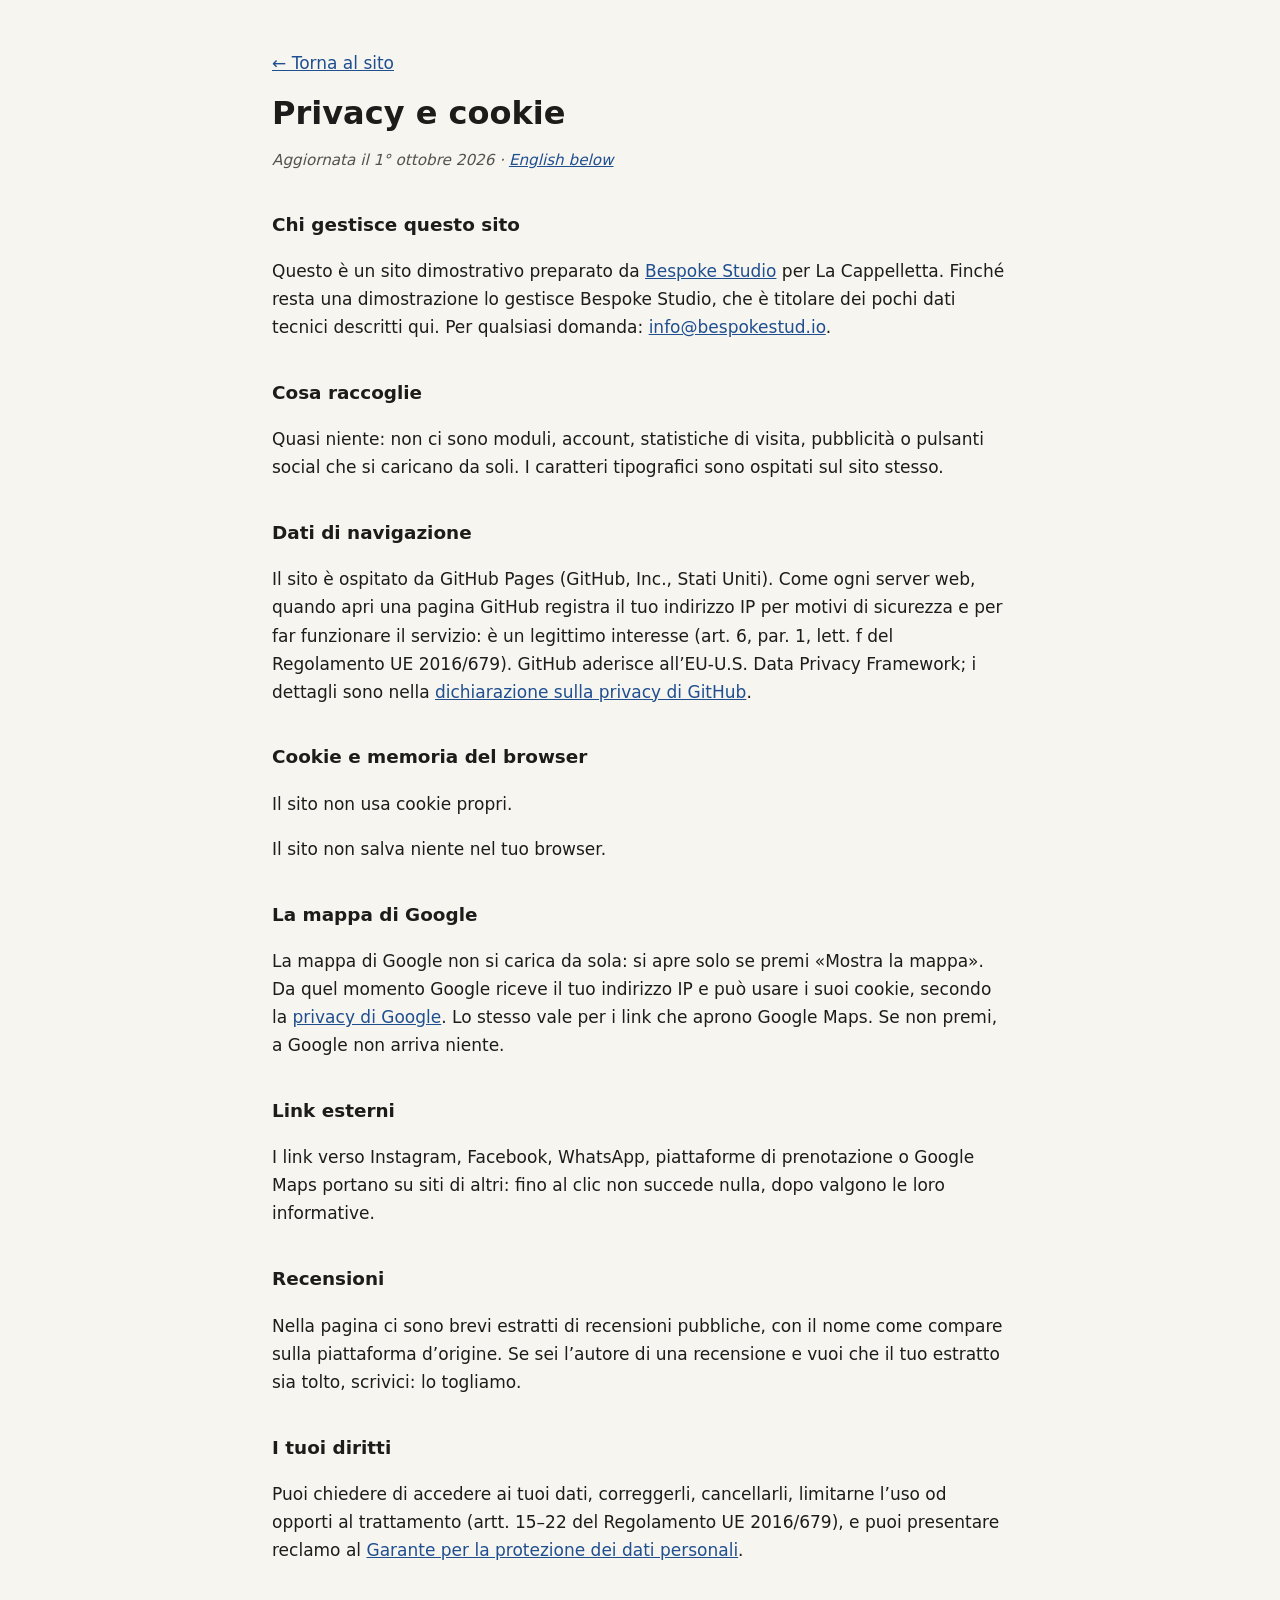
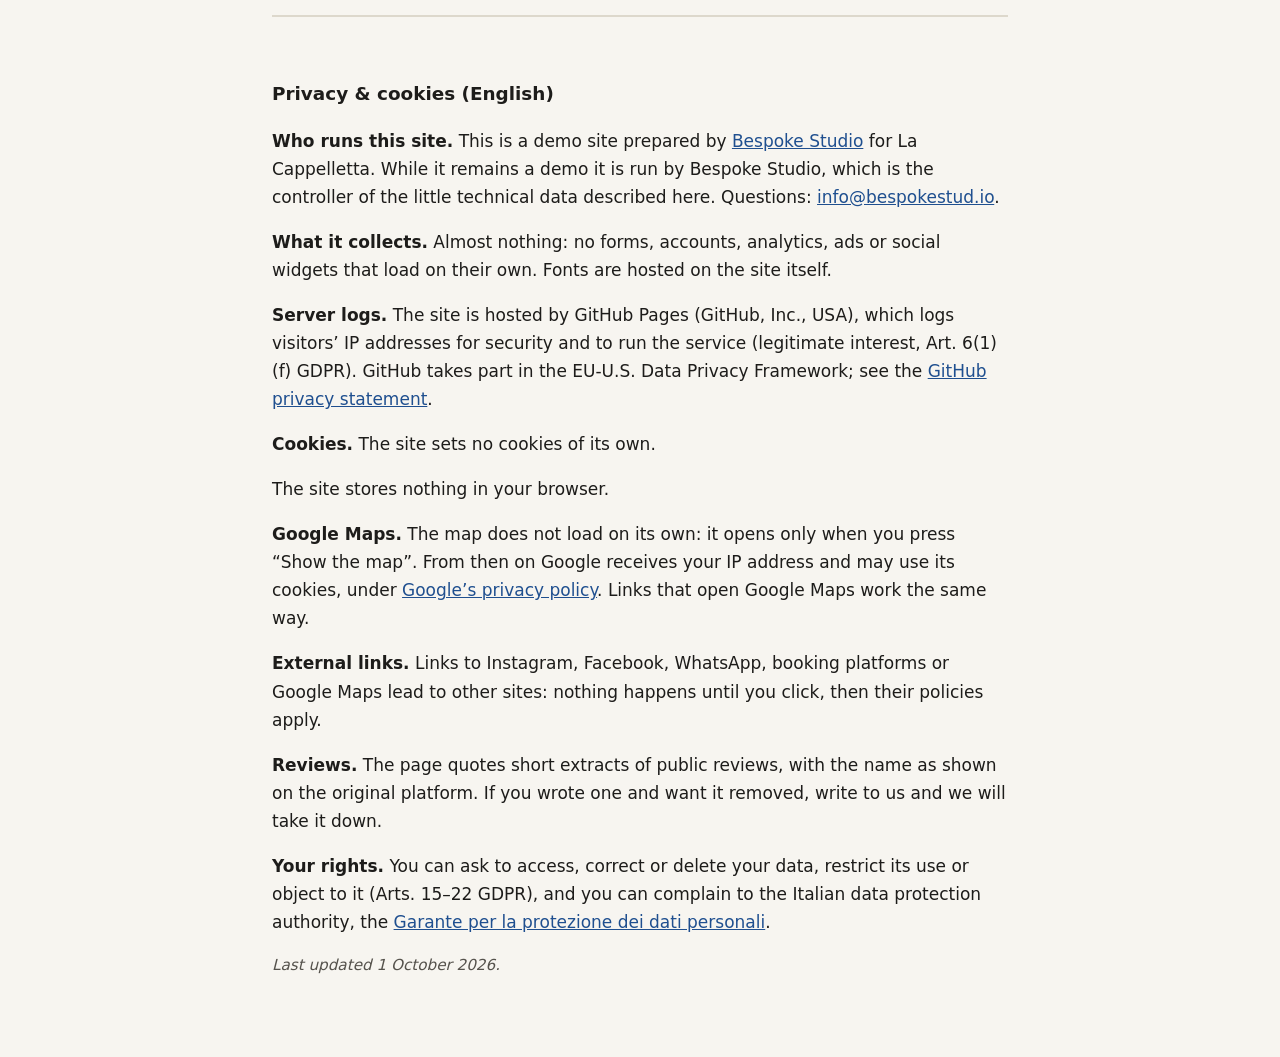
<file: privacy.html>
<!DOCTYPE html>
<html lang="it">
<head>
  <meta charset="UTF-8">
  <meta name="viewport" content="width=device-width, initial-scale=1.0">
  <meta name="robots" content="noindex">
  <title>Privacy e cookie · La Cappelletta</title>
  <meta name="description" content="Informativa privacy e cookie del sito La Cappelletta.">
  <style>
    body { margin: 0; background: #f7f5f0; color: #1d1c1a; font: 17px/1.65 system-ui, -apple-system, "Segoe UI", Roboto, sans-serif; }
    main { max-width: 46rem; margin: 0 auto; padding: 32px 20px 64px; }
    h1 { font-size: 2rem; line-height: 1.2; margin: 0.4em 0 0.2em; }
    h2 { font-size: 1.15rem; margin: 2em 0 0.4em; }
    a { color: #1f4f8f; }
    .data { color: #55524c; font-style: italic; font-size: 0.95rem; }
    .en { margin-top: 3em; padding-top: 1.5em; border-top: 2px solid #ddd8cc; }
    code { font-size: 0.9em; background: #ebe7dc; padding: 0 4px; border-radius: 3px; }
  </style>
</head>
<body>
<main>
  <p><a href="index.html">← Torna al sito</a></p>
  <h1>Privacy e cookie</h1>
  <p class="data">Aggiornata il 1° ottobre 2026 · <a href="#english" lang="en">English below</a></p>
  <h2>Chi gestisce questo sito</h2>
  <p>Questo è un sito dimostrativo preparato da <a href="https://bespokestud.io" rel="noopener">Bespoke Studio</a> per La Cappelletta. Finché resta una dimostrazione lo gestisce Bespoke Studio, che è titolare dei pochi dati tecnici descritti qui. Per qualsiasi domanda: <a href="mailto:info@bespokestud.io">info@bespokestud.io</a>.</p>
  <h2>Cosa raccoglie</h2>
  <p>Quasi niente: non ci sono moduli, account, statistiche di visita, pubblicità o pulsanti social che si caricano da soli. I caratteri tipografici sono ospitati sul sito stesso.</p>
  <h2>Dati di navigazione</h2>
  <p>Il sito è ospitato da GitHub Pages (GitHub, Inc., Stati Uniti). Come ogni server web, quando apri una pagina GitHub registra il tuo indirizzo IP per motivi di sicurezza e per far funzionare il servizio: è un legittimo interesse (art. 6, par. 1, lett. f del Regolamento UE 2016/679). GitHub aderisce all’EU-U.S. Data Privacy Framework; i dettagli sono nella <a href="https://docs.github.com/site-policy/privacy-policies/github-general-privacy-statement" rel="noopener">dichiarazione sulla privacy di GitHub</a>.</p>
  
  <h2>Cookie e memoria del browser</h2>
  <p>Il sito non usa cookie propri.</p>
  <p>Il sito non salva niente nel tuo browser.</p>
  <h2>La mappa di Google</h2>
  <p>La mappa di Google non si carica da sola: si apre solo se premi «Mostra la mappa». Da quel momento Google riceve il tuo indirizzo IP e può usare i suoi cookie, secondo la <a href="https://policies.google.com/privacy?hl=it" rel="noopener">privacy di Google</a>. Lo stesso vale per i link che aprono Google Maps. Se non premi, a Google non arriva niente.</p>
  <h2>Link esterni</h2>
  <p>I link verso Instagram, Facebook, WhatsApp, piattaforme di prenotazione o Google Maps portano su siti di altri: fino al clic non succede nulla, dopo valgono le loro informative.</p>
  <h2>Recensioni</h2>
  <p>Nella pagina ci sono brevi estratti di recensioni pubbliche, con il nome come compare sulla piattaforma d’origine. Se sei l’autore di una recensione e vuoi che il tuo estratto sia tolto, scrivici: lo togliamo.</p>
  <h2>I tuoi diritti</h2>
  <p>Puoi chiedere di accedere ai tuoi dati, correggerli, cancellarli, limitarne l’uso od opporti al trattamento (artt. 15–22 del Regolamento UE 2016/679), e puoi presentare reclamo al <a href="https://www.garanteprivacy.it" rel="noopener">Garante per la protezione dei dati personali</a>.</p>
  <div class="en" id="english" lang="en">
    <h2>Privacy &amp; cookies (English)</h2>
    <p><strong>Who runs this site.</strong> This is a demo site prepared by <a href="https://bespokestud.io" rel="noopener">Bespoke Studio</a> for La Cappelletta. While it remains a demo it is run by Bespoke Studio, which is the controller of the little technical data described here. Questions: <a href="mailto:info@bespokestud.io">info@bespokestud.io</a>.</p>
    <p><strong>What it collects.</strong> Almost nothing: no forms, accounts, analytics, ads or social widgets that load on their own. Fonts are hosted on the site itself.</p>
    <p><strong>Server logs.</strong> The site is hosted by GitHub Pages (GitHub, Inc., USA), which logs visitors’ IP addresses for security and to run the service (legitimate interest, Art. 6(1)(f) GDPR). GitHub takes part in the EU-U.S. Data Privacy Framework; see the <a href="https://docs.github.com/site-policy/privacy-policies/github-general-privacy-statement" rel="noopener">GitHub privacy statement</a>.</p>
    
    <p><strong>Cookies.</strong> The site sets no cookies of its own.</p>
    <p>The site stores nothing in your browser.</p>
    <p><strong>Google Maps.</strong> The map does not load on its own: it opens only when you press “Show the map”. From then on Google receives your IP address and may use its cookies, under <a href="https://policies.google.com/privacy?hl=en" rel="noopener">Google’s privacy policy</a>. Links that open Google Maps work the same way.</p>
    <p><strong>External links.</strong> Links to Instagram, Facebook, WhatsApp, booking platforms or Google Maps lead to other sites: nothing happens until you click, then their policies apply.</p>
    <p><strong>Reviews.</strong> The page quotes short extracts of public reviews, with the name as shown on the original platform. If you wrote one and want it removed, write to us and we will take it down.</p>
    <p><strong>Your rights.</strong> You can ask to access, correct or delete your data, restrict its use or object to it (Arts. 15–22 GDPR), and you can complain to the Italian data protection authority, the <a href="https://www.garanteprivacy.it" rel="noopener">Garante per la protezione dei dati personali</a>.</p>
    <p class="data">Last updated 1 October 2026.</p>
  </div>
</main>
</body>
</html>
</file>
